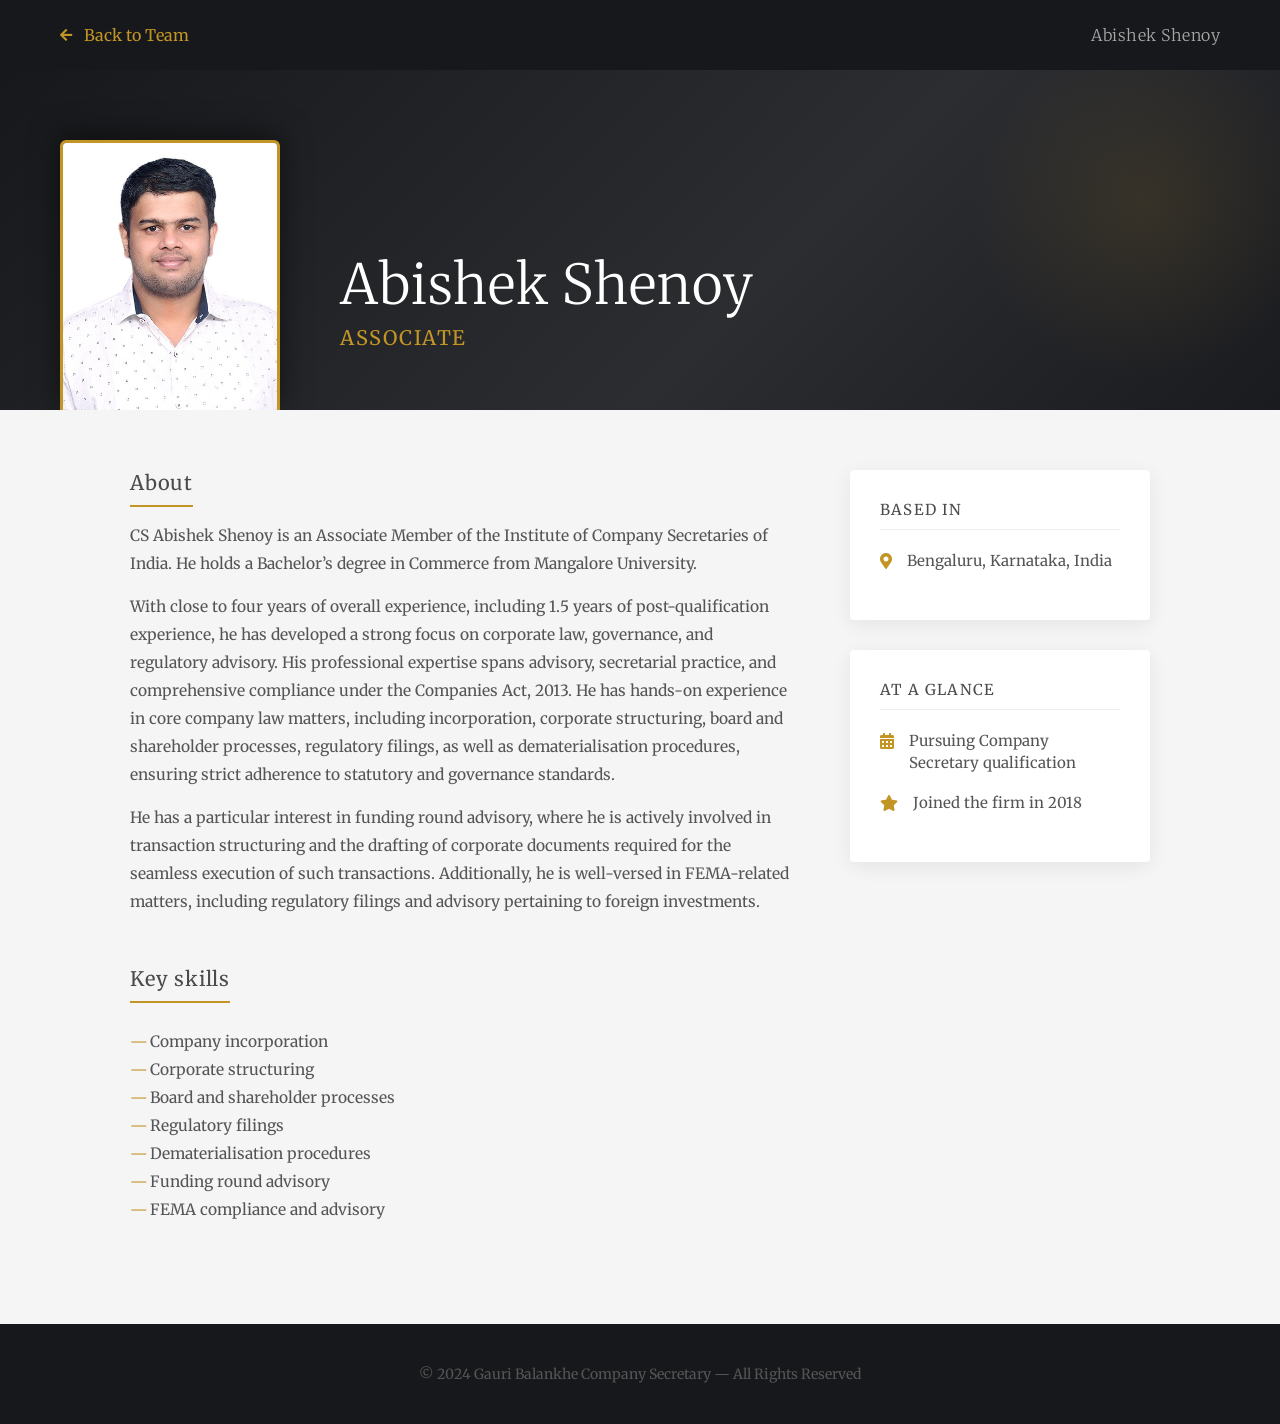
<file: team/abishek-shenoy.html>
<!DOCTYPE html>
<html lang="en">
<head>
  <meta charset="UTF-8" />
  <meta name="viewport" content="width=device-width, initial-scale=1.0" />
  <title>Abishek Shenoy</title>
  <link rel="stylesheet" href="profile.css" />
  <link rel="stylesheet" href="https://cdnjs.cloudflare.com/ajax/libs/font-awesome/5.13.0/css/all.min.css" />
  <link href="https://fonts.googleapis.com/css2?family=Merriweather:opsz,wght@18..144,300..900&display=swap" rel="stylesheet" />
</head>
<body>

  <nav class="profile-nav">
    <a href="../index.html" class="back-link">
      <i class="fas fa-arrow-left"></i> Back to Team
    </a>
    <span class="nav-title">Abishek Shenoy</span>
  </nav>

  <div class="profile-hero">
    <div class="profile-photo-wrapper">
      <img src="Abishek-Shenoy.jpeg" alt="Abishek Shenoy">
    </div>
    <div class="profile-hero-text">
      <h1 class="profile-name">Abishek Shenoy</h1>
      <p class="profile-role">Associate</p>
    </div>
  </div>

  <div class="profile-body">
    <main class="profile-main">

      <div class="section-block">
        <h2>About</h2>
        <p>
          CS Abishek Shenoy is an Associate Member of the Institute of Company Secretaries of India. He holds a Bachelor’s degree in Commerce from Mangalore University.
        </p>
        <p style="margin-top: 1.5rem;">
          With close to four years of overall experience, including 1.5 years of post-qualification experience, he has developed a strong focus on corporate law, governance, and regulatory advisory. His professional expertise spans advisory, secretarial practice, and comprehensive compliance under the Companies Act, 2013. He has hands-on experience in core company law matters, including incorporation, corporate structuring, board and shareholder processes, regulatory filings, as well as dematerialisation procedures, ensuring strict adherence to statutory and governance standards.
        </p>
        <p style="margin-top: 1.5rem;">
          He has a particular interest in funding round advisory, where he is actively involved in transaction structuring and the drafting of corporate documents required for the seamless execution of such transactions. Additionally, he is well-versed in FEMA-related matters, including regulatory filings and advisory pertaining to foreign investments.
        </p>
      </div>

      <div class="section-block">
        <h2>Key skills</h2>
        <ul>
          <li>Company incorporation</li>
          <li>Corporate structuring</li>
          <li>Board and shareholder processes</li>
          <li>Regulatory filings</li>
          <li>Dematerialisation procedures</li>
          <li>Funding round advisory</li>
          <li>FEMA compliance and advisory</li>
        </ul>
      </div>

    </main>

    <aside class="profile-sidebar">

      <div class="sidebar-card">
        <h3>Based in</h3>
        <div class="info-row">
          <i class="fas fa-map-marker-alt"></i>
          <span>Bengaluru, Karnataka, India</span>
        </div>
      </div>

      <div class="sidebar-card">
        <h3>At a Glance</h3>
        <div class="info-row">
          <i class="fas fa-calendar-alt"></i>
          <span>Pursuing Company Secretary qualification</span>
        </div>
        <div class="info-row">
          <i class="fas fa-star"></i>
          <span>Joined the firm in 2018</span>
        </div>
      </div>

    </aside>
  </div>

  <footer class="profile-footer">
    <p>&copy; 2024 Gauri Balankhe Company Secretary — All Rights Reserved</p>
  </footer>

</body>
</html>
</file>
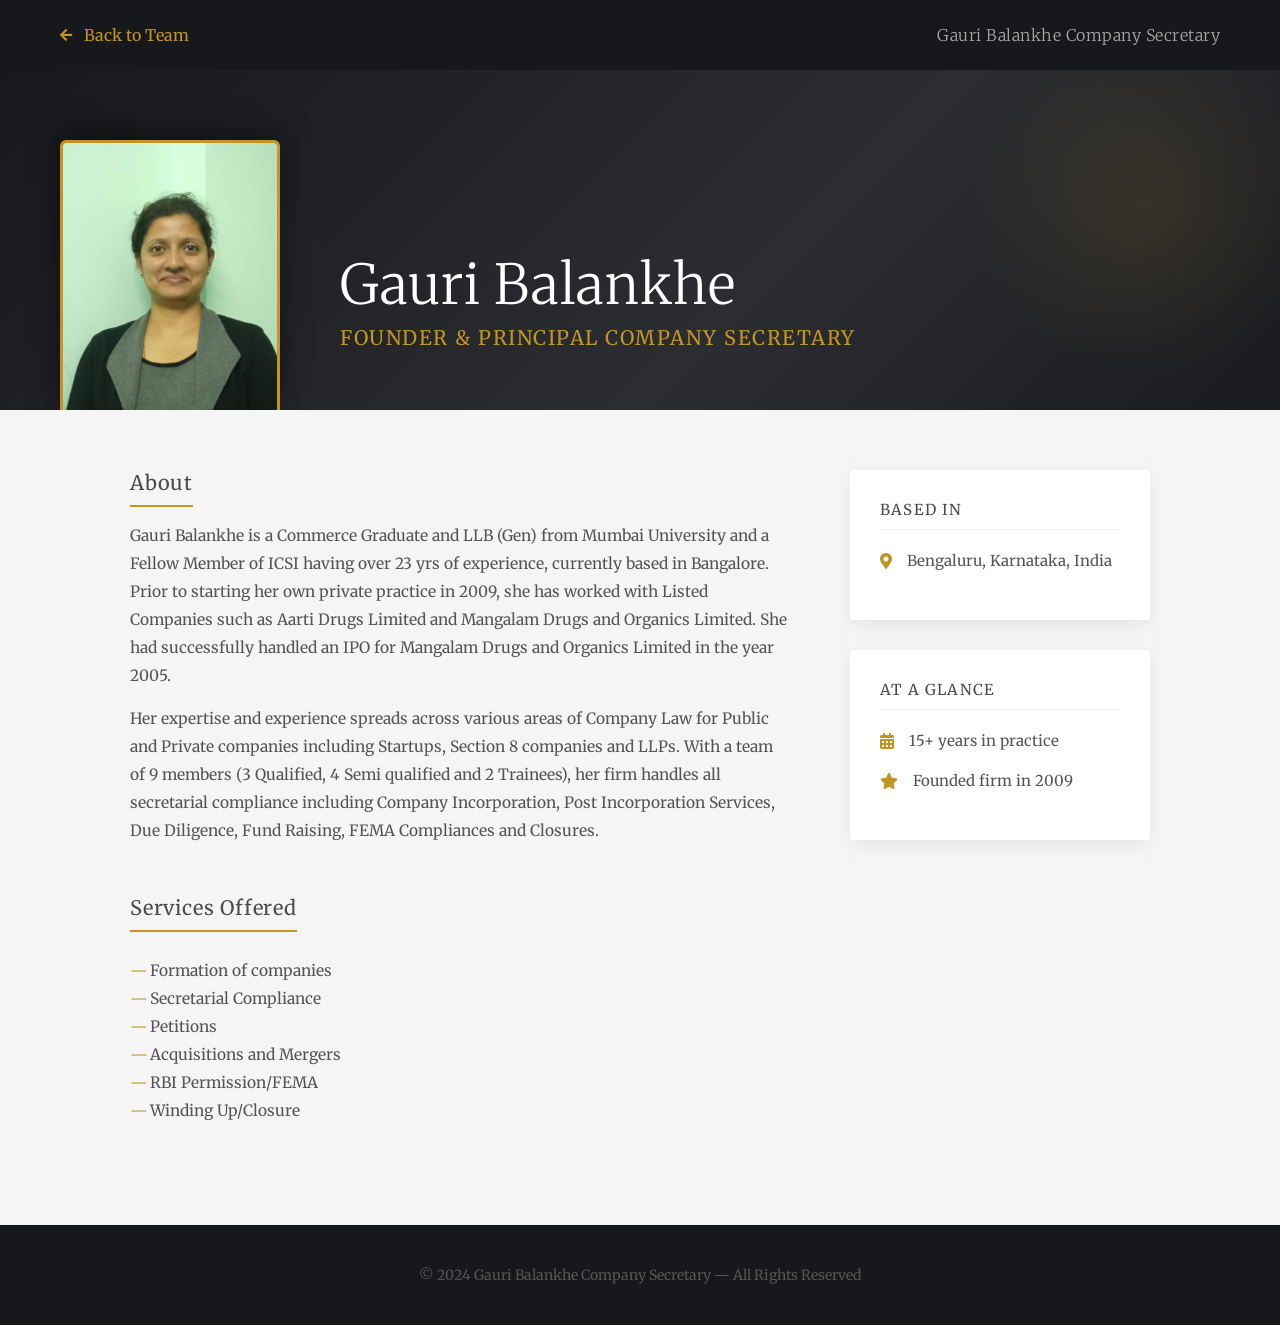
<file: team/gauri-balankhe.html>
<!DOCTYPE html>
<html lang="en">
<head>
  <meta charset="UTF-8" />
  <meta name="viewport" content="width=device-width, initial-scale=1.0" />
  <title>Gauri Balankhe — Founder & Principal CS</title>
  <link rel="stylesheet" href="profile.css" />
  <link rel="stylesheet" href="https://cdnjs.cloudflare.com/ajax/libs/font-awesome/5.13.0/css/all.min.css" />
  <link href="https://fonts.googleapis.com/css2?family=Merriweather:opsz,wght@18..144,300..900&display=swap" rel="stylesheet" />
</head>
<body>

  <nav class="profile-nav">
    <a href="../index.html" class="back-link">
      <i class="fas fa-arrow-left"></i> Back to Team
    </a>
    <span class="nav-title">Gauri Balankhe Company Secretary</span>
  </nav>

  <div class="profile-hero">
    <div class="profile-photo-wrapper">
      <img src="Gauri-Balankhe.jpeg" alt="Gauri Balankhe">
    </div>
    <div class="profile-hero-text">
      <h1 class="profile-name">Gauri Balankhe</h1>
      <p class="profile-role">Founder &amp; Principal Company Secretary</p>
    </div>
  </div>

  <div class="profile-body">
    <main class="profile-main">

      <div class="section-block">
        <h2>About</h2>
        <p>
          Gauri Balankhe is a Commerce Graduate and LLB (Gen) from Mumbai University and a Fellow Member of ICSI having over 23 yrs of experience, currently based in Bangalore. Prior to starting her own private practice in 2009, she has worked with Listed Companies such as Aarti Drugs Limited and Mangalam Drugs and Organics Limited. She had successfully handled an IPO for Mangalam Drugs and Organics Limited in the year 2005.
        </p>
        <p style="margin-top: 1.5rem;">
          Her expertise and experience spreads across various areas of Company Law for Public and Private companies including Startups, Section 8 companies and LLPs. With a team of 9 members (3 Qualified, 4 Semi qualified and 2 Trainees), her firm handles all secretarial compliance including Company Incorporation, Post Incorporation Services, Due Diligence, Fund Raising, FEMA Compliances and Closures.
        </p>
      </div>

      <div class="section-block">
        <h2>Services Offered</h2>
        <ul>
          <li>Formation of companies</li>
          <li>Secretarial Compliance</li>
          <li>Petitions</li>
          <li>Acquisitions and Mergers</li>
          <li>RBI Permission/FEMA</li>
          <li>Winding Up/Closure</li>
        </ul>
      </div>

    </main>

    <aside class="profile-sidebar">

      <div class="sidebar-card">
        <h3>Based in</h3>
        <div class="info-row">
          <i class="fas fa-map-marker-alt"></i>
          <span>Bengaluru, Karnataka, India</span>
        </div>
      </div>

      <div class="sidebar-card">
        <h3>At a Glance</h3>
        <div class="info-row">
          <i class="fas fa-calendar-alt"></i>
          <span>15+ years in practice</span>
        </div>
        <div class="info-row">
          <i class="fas fa-star"></i>
          <span>Founded firm in 2009</span>
        </div>
      </div>

    </aside>
  </div>

  <footer class="profile-footer">
    <p>&copy; 2024 Gauri Balankhe Company Secretary — All Rights Reserved</p>
  </footer>

</body>
</html>
</file>
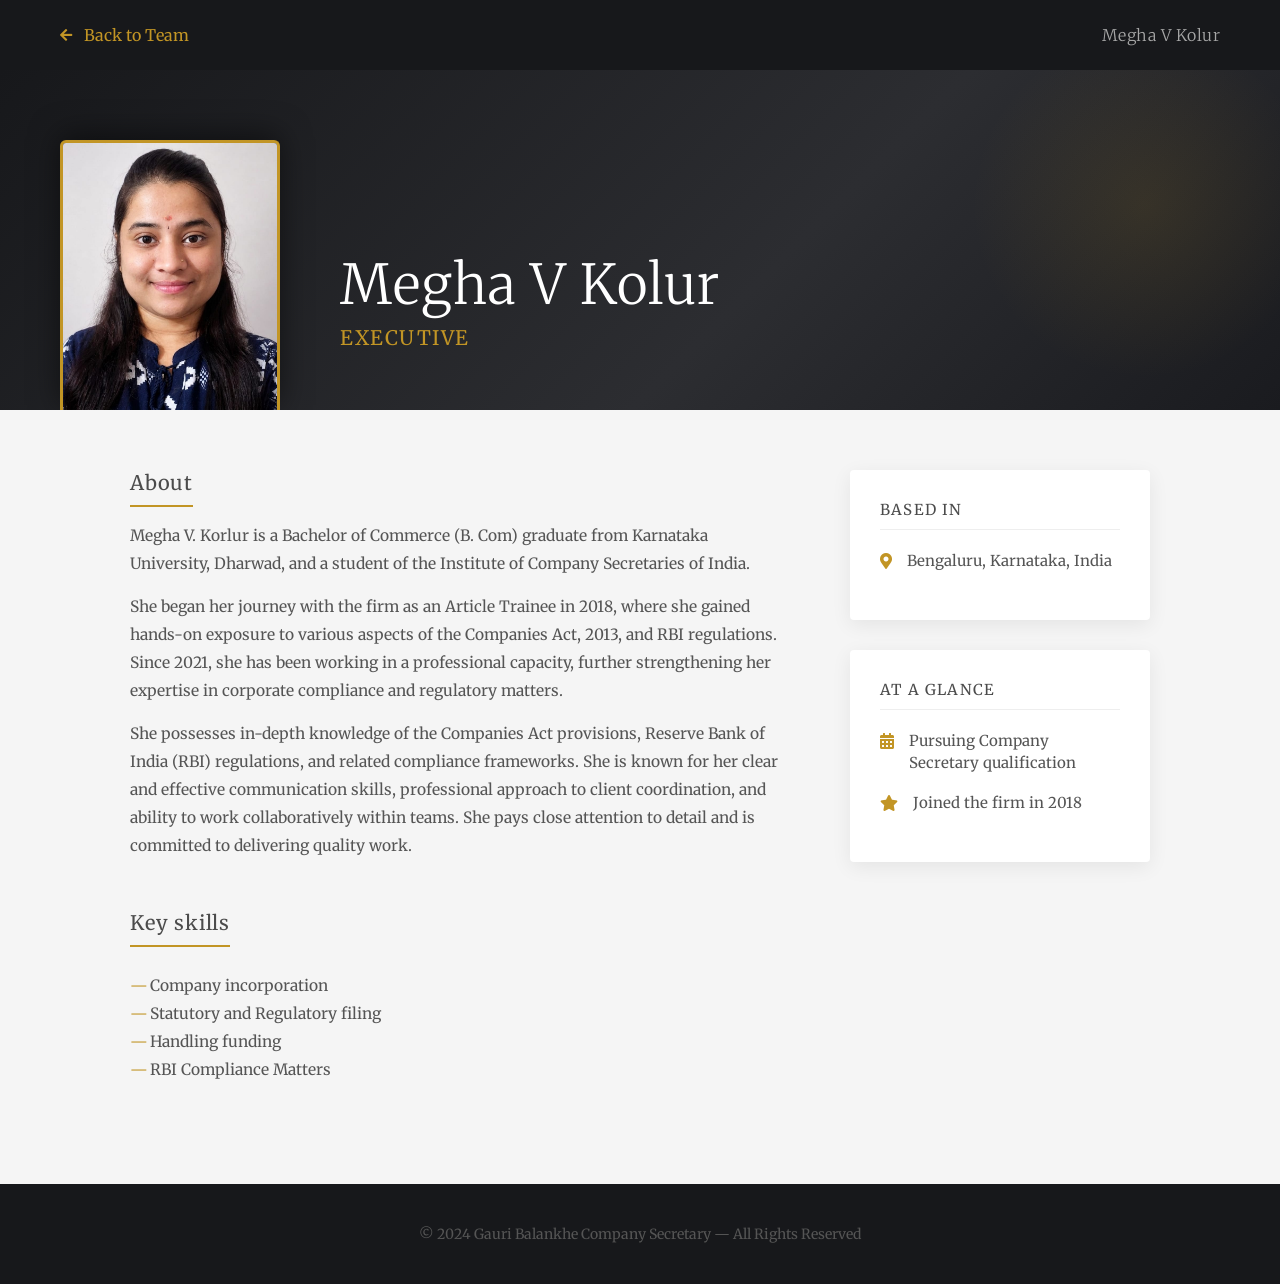
<file: team/megha-v-kolur.html>
<!DOCTYPE html>
<html lang="en">
<head>
  <meta charset="UTF-8" />
  <meta name="viewport" content="width=device-width, initial-scale=1.0" />
  <title>Megha V Kolur</title>
  <link rel="stylesheet" href="profile.css" />
  <link rel="stylesheet" href="https://cdnjs.cloudflare.com/ajax/libs/font-awesome/5.13.0/css/all.min.css" />
  <link href="https://fonts.googleapis.com/css2?family=Merriweather:opsz,wght@18..144,300..900&display=swap" rel="stylesheet" />
</head>
<body>

  <nav class="profile-nav">
    <a href="../index.html" class="back-link">
      <i class="fas fa-arrow-left"></i> Back to Team
    </a>
    <span class="nav-title">Megha V Kolur</span>
  </nav>

  <div class="profile-hero">
    <div class="profile-photo-wrapper">
      <img src="Megha-V.jpeg" alt="Megha V Kolur">
    </div>
    <div class="profile-hero-text">
      <h1 class="profile-name">Megha V Kolur</h1>
      <p class="profile-role">Executive</p>
    </div>
  </div>

  <div class="profile-body">
    <main class="profile-main">

      <div class="section-block">
        <h2>About</h2>
        <p>
          Megha V. Korlur is a Bachelor of Commerce (B. Com) graduate from Karnataka University, Dharwad, and a student of the Institute of Company Secretaries of India.
        </p>
        <p style="margin-top: 1.5rem;">
          She began her journey with the firm as an Article Trainee in 2018, where she gained hands-on exposure to various aspects of the Companies Act, 2013, and RBI regulations. Since 2021, she has been working in a professional capacity, further strengthening her expertise in corporate compliance and regulatory matters.
        </p>
        <p style="margin-top: 1.5rem;">
          She possesses in-depth knowledge of the Companies Act provisions, Reserve Bank of India (RBI) regulations, and related compliance frameworks. She is known for her clear and effective communication skills, professional approach to client coordination, and ability to work collaboratively within teams. She pays close attention to detail and is committed to delivering quality work.
        </p>
      </div>

      <div class="section-block">
        <h2>Key skills</h2>
        <ul>
          <li>Company incorporation</li>
          <li>Statutory and Regulatory filing</li>
          <li>Handling funding</li>
          <li>RBI Compliance Matters</li>
        </ul>
      </div>

    </main>

    <aside class="profile-sidebar">

      <div class="sidebar-card">
        <h3>Based in</h3>
        <div class="info-row">
          <i class="fas fa-map-marker-alt"></i>
          <span>Bengaluru, Karnataka, India</span>
        </div>
      </div>

      <div class="sidebar-card">
        <h3>At a Glance</h3>
        <div class="info-row">
          <i class="fas fa-calendar-alt"></i>
          <span>Pursuing Company Secretary qualification</span>
        </div>
        <div class="info-row">
          <i class="fas fa-star"></i>
          <span>Joined the firm in 2018</span>
        </div>
      </div>

    </aside>
  </div>

  <footer class="profile-footer">
    <p>&copy; 2024 Gauri Balankhe Company Secretary — All Rights Reserved</p>
  </footer>

</body>
</html>
</file>
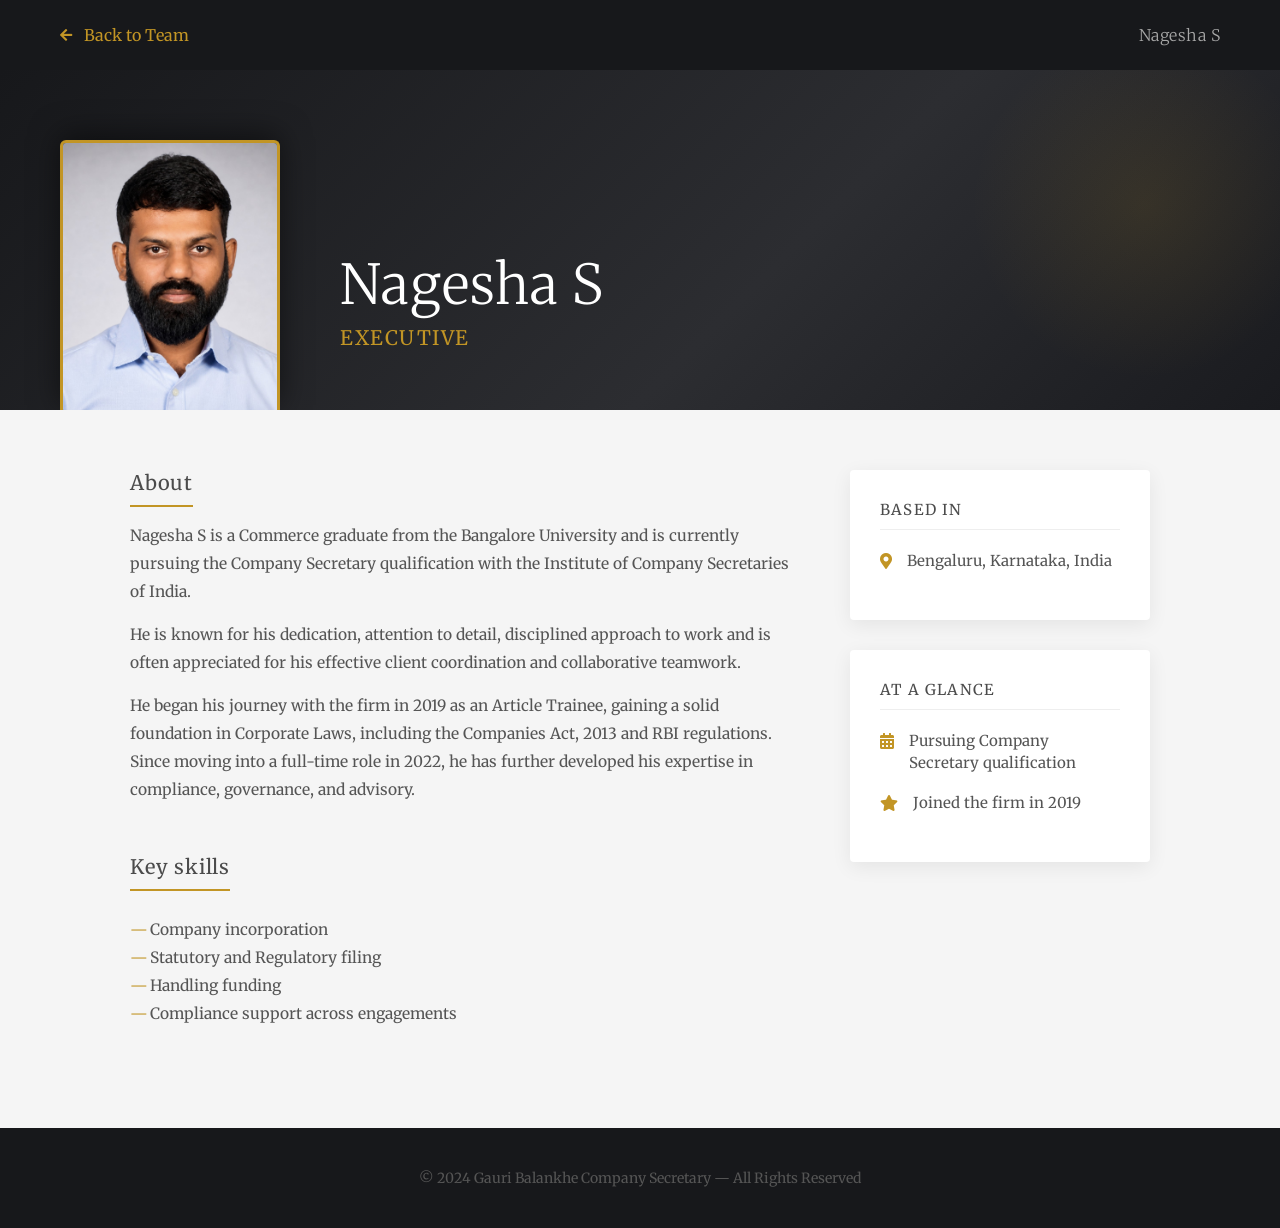
<file: team/nagesha-s.html>
<!DOCTYPE html>
<html lang="en">
<head>
  <meta charset="UTF-8" />
  <meta name="viewport" content="width=device-width, initial-scale=1.0" />
  <title>Nagesha S</title>
  <link rel="stylesheet" href="profile.css" />
  <link rel="stylesheet" href="https://cdnjs.cloudflare.com/ajax/libs/font-awesome/5.13.0/css/all.min.css" />
  <link href="https://fonts.googleapis.com/css2?family=Merriweather:opsz,wght@18..144,300..900&display=swap" rel="stylesheet" />
</head>
<body>

  <nav class="profile-nav">
    <a href="../index.html" class="back-link">
      <i class="fas fa-arrow-left"></i> Back to Team
    </a>
    <span class="nav-title">Nagesha S</span>
  </nav>

  <div class="profile-hero">
    <div class="profile-photo-wrapper">
      <img src="Nagesha-S.jpeg" alt="Nagesha S">
    </div>
    <div class="profile-hero-text">
      <h1 class="profile-name">Nagesha S</h1>
      <p class="profile-role">Executive</p>
    </div>
  </div>

  <div class="profile-body">
    <main class="profile-main">

      <div class="section-block">
        <h2>About</h2>
        <p>
          Nagesha S is a Commerce graduate from the Bangalore University and is currently pursuing the Company Secretary qualification with the Institute of Company Secretaries of India.
        </p>
        <p style="margin-top: 1.5rem;">
          He is known for his dedication, attention to detail, disciplined approach to work and is often appreciated for his effective client coordination and collaborative teamwork.
        </p>
        <p style="margin-top: 1.5rem;">
          He began his journey with the firm in 2019 as an Article Trainee, gaining a solid foundation in Corporate Laws, including the Companies Act, 2013 and RBI regulations. Since moving into a full-time role in 2022, he has further developed his expertise in compliance, governance, and advisory.
        </p>
      </div>

      <div class="section-block">
        <h2>Key skills</h2>
        <ul>
          <li>Company incorporation</li>
          <li>Statutory and Regulatory filing</li>
          <li>Handling funding</li>
          <li>Compliance support across engagements</li>
        </ul>
      </div>

    </main>

    <aside class="profile-sidebar">

      <div class="sidebar-card">
        <h3>Based in</h3>
        <div class="info-row">
          <i class="fas fa-map-marker-alt"></i>
          <span>Bengaluru, Karnataka, India</span>
        </div>
      </div>

      <div class="sidebar-card">
        <h3>At a Glance</h3>
        <div class="info-row">
          <i class="fas fa-calendar-alt"></i>
          <span>Pursuing Company Secretary qualification</span>
        </div>
        <div class="info-row">
          <i class="fas fa-star"></i>
          <span>Joined the firm in 2019</span>
        </div>
      </div>

    </aside>
  </div>

  <footer class="profile-footer">
    <p>&copy; 2024 Gauri Balankhe Company Secretary — All Rights Reserved</p>
  </footer>

</body>
</html>
</file>
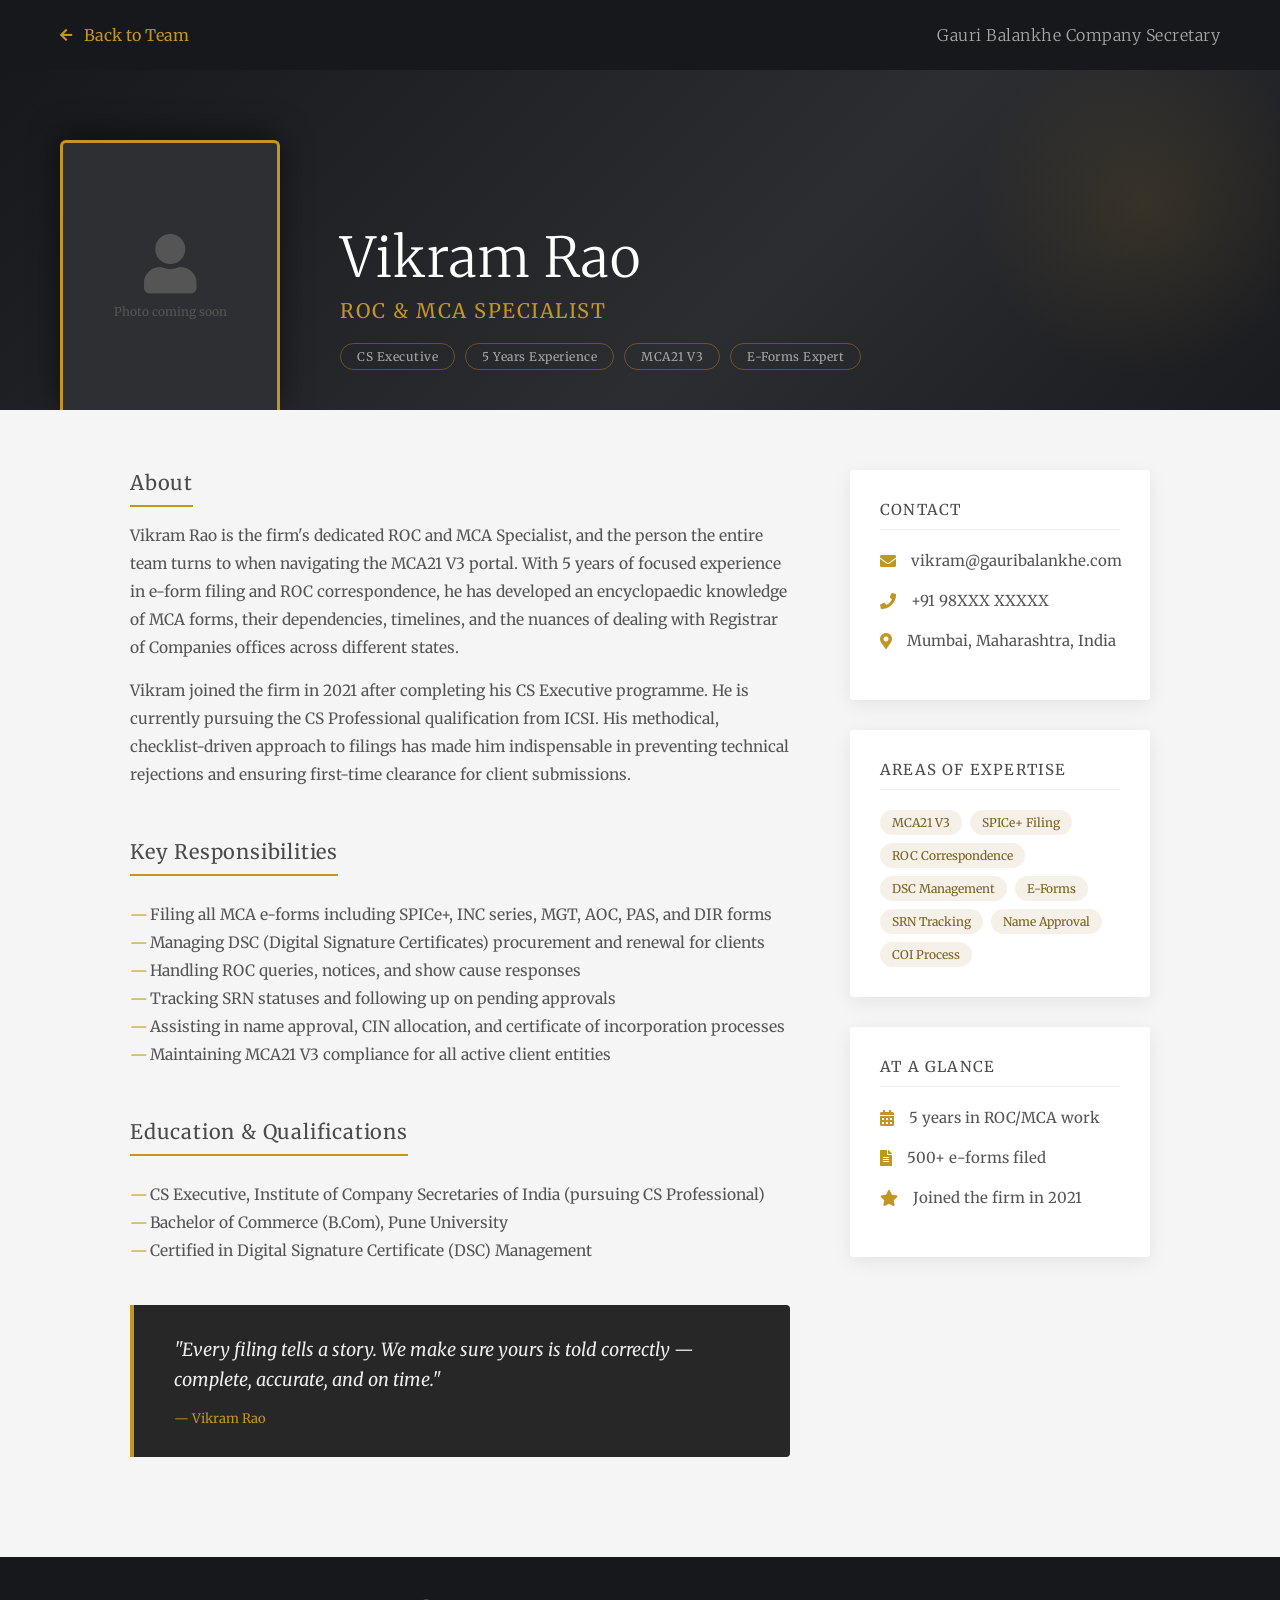
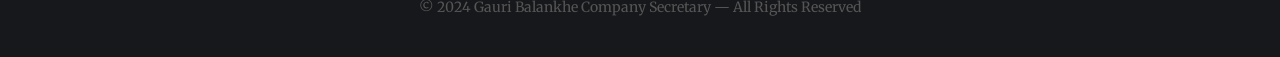
<file: team/vikram-rao.html>
<!DOCTYPE html>
<html lang="en">
<head>
  <meta charset="UTF-8" />
  <meta name="viewport" content="width=device-width, initial-scale=1.0" />
  <title>Vikram Rao — ROC & MCA Specialist</title>
  <link rel="stylesheet" href="profile.css" />
  <link rel="stylesheet" href="https://cdnjs.cloudflare.com/ajax/libs/font-awesome/5.13.0/css/all.min.css" />
  <link href="https://fonts.googleapis.com/css2?family=Merriweather:opsz,wght@18..144,300..900&display=swap" rel="stylesheet" />
</head>
<body>

  <nav class="profile-nav">
    <a href="../index.html" class="back-link">
      <i class="fas fa-arrow-left"></i> Back to Team
    </a>
    <span class="nav-title">Gauri Balankhe Company Secretary</span>
  </nav>

  <div class="profile-hero">
    <div class="profile-photo-wrapper">
      <div class="photo-placeholder">
        <i class="fas fa-user"></i>
        <span>Photo coming soon</span>
      </div>
    </div>
    <div class="profile-hero-text">
      <h1 class="profile-name">Vikram Rao</h1>
      <p class="profile-role">ROC &amp; MCA Specialist</p>
      <div class="profile-tags">
        <span class="tag">CS Executive</span>
        <span class="tag">5 Years Experience</span>
        <span class="tag">MCA21 V3</span>
        <span class="tag">E-Forms Expert</span>
      </div>
    </div>
  </div>

  <div class="profile-body">
    <main class="profile-main">

      <div class="section-block">
        <h2>About</h2>
        <p>
          Vikram Rao is the firm's dedicated ROC and MCA Specialist, and the person the entire team turns to when navigating the MCA21 V3 portal. With 5 years of focused experience in e-form filing and ROC correspondence, he has developed an encyclopaedic knowledge of MCA forms, their dependencies, timelines, and the nuances of dealing with Registrar of Companies offices across different states.
        </p>
        <p style="margin-top: 1.5rem;">
          Vikram joined the firm in 2021 after completing his CS Executive programme. He is currently pursuing the CS Professional qualification from ICSI. His methodical, checklist-driven approach to filings has made him indispensable in preventing technical rejections and ensuring first-time clearance for client submissions.
        </p>
      </div>

      <div class="section-block">
        <h2>Key Responsibilities</h2>
        <ul>
          <li>Filing all MCA e-forms including SPICe+, INC series, MGT, AOC, PAS, and DIR forms</li>
          <li>Managing DSC (Digital Signature Certificates) procurement and renewal for clients</li>
          <li>Handling ROC queries, notices, and show cause responses</li>
          <li>Tracking SRN statuses and following up on pending approvals</li>
          <li>Assisting in name approval, CIN allocation, and certificate of incorporation processes</li>
          <li>Maintaining MCA21 V3 compliance for all active client entities</li>
        </ul>
      </div>

      <div class="section-block">
        <h2>Education &amp; Qualifications</h2>
        <ul>
          <li>CS Executive, Institute of Company Secretaries of India (pursuing CS Professional)</li>
          <li>Bachelor of Commerce (B.Com), Pune University</li>
          <li>Certified in Digital Signature Certificate (DSC) Management</li>
        </ul>
      </div>

      <div class="quote-block">
        <p>"Every filing tells a story. We make sure yours is told correctly — complete, accurate, and on time."</p>
        <cite>— Vikram Rao</cite>
      </div>

    </main>

    <aside class="profile-sidebar">

      <div class="sidebar-card">
        <h3>Contact</h3>
        <div class="info-row">
          <i class="fas fa-envelope"></i>
          <span>vikram@gauribalankhe.com</span>
        </div>
        <div class="info-row">
          <i class="fas fa-phone"></i>
          <span>+91 98XXX XXXXX</span>
        </div>
        <div class="info-row">
          <i class="fas fa-map-marker-alt"></i>
          <span>Mumbai, Maharashtra, India</span>
        </div>
      </div>

      <div class="sidebar-card">
        <h3>Areas of Expertise</h3>
        <div class="expertise-pill-list">
          <span class="expertise-pill">MCA21 V3</span>
          <span class="expertise-pill">SPICe+ Filing</span>
          <span class="expertise-pill">ROC Correspondence</span>
          <span class="expertise-pill">DSC Management</span>
          <span class="expertise-pill">E-Forms</span>
          <span class="expertise-pill">SRN Tracking</span>
          <span class="expertise-pill">Name Approval</span>
          <span class="expertise-pill">COI Process</span>
        </div>
      </div>

      <div class="sidebar-card">
        <h3>At a Glance</h3>
        <div class="info-row">
          <i class="fas fa-calendar-alt"></i>
          <span>5 years in ROC/MCA work</span>
        </div>
        <div class="info-row">
          <i class="fas fa-file-alt"></i>
          <span>500+ e-forms filed</span>
        </div>
        <div class="info-row">
          <i class="fas fa-star"></i>
          <span>Joined the firm in 2021</span>
        </div>
      </div>

    </aside>
  </div>

  <footer class="profile-footer">
    <p>&copy; 2024 Gauri Balankhe Company Secretary — All Rights Reserved</p>
  </footer>

</body>
</html>
</file>
<file: team/profile.css>
* {
  margin: 0;
  padding: 0;
  outline: none;
  box-sizing: border-box;
  list-style: none;
  text-decoration: none;
}

html {
  font-size: 62.5%;
  scroll-behavior: smooth;
}

body {
  background-color: #f5f5f5;
  font-family: "Merriweather", serif;
}

/* ── NAV ── */
.profile-nav {
  width: 100%;
  height: 7rem;
  background-color: #17181b;
  display: flex;
  align-items: center;
  padding: 0 6rem;
  position: sticky;
  top: 0;
  z-index: 100;
}

.back-link {
  display: flex;
  align-items: center;
  gap: 1.2rem;
  font-family: "Merriweather", serif;
  font-size: 1.6rem;
  color: #c29525;
  transition: color 0.2s;
}

.back-link:hover {
  color: #e2b646;
}

.back-link i {
  font-size: 1.4rem;
}

.nav-title {
  margin-left: auto;
  font-family: "Merriweather", serif;
  font-size: 1.6rem;
  font-weight: 300;
  color: #a7a7a7;
  letter-spacing: 0.05rem;
}

/* ── HERO BAND ── */
.profile-hero {
  width: 100%;
  background: linear-gradient(135deg, #17181b 0%, #2c2d31 60%, #1a1b1f 100%);
  padding: 7rem 6rem 0 6rem;
  display: flex;
  align-items: flex-end;
  gap: 6rem;
  overflow: hidden;
  position: relative;
}

.profile-hero::before {
  content: "";
  position: absolute;
  top: -4rem;
  right: -4rem;
  width: 35rem;
  height: 35rem;
  border-radius: 50%;
  background: radial-gradient(circle, rgba(194, 149, 37, 0.12) 0%, transparent 70%);
  pointer-events: none;
}

.profile-photo-wrapper {
  flex-shrink: 0;
  width: 22rem;
  height: 27rem;
  background-color: #2e2f33;
  border-radius: 0.6rem 0.6rem 0 0;
  overflow: hidden;
  box-shadow: 0 -0.5rem 3rem rgba(0, 0, 0, 0.5);
  border: 0.3rem solid #c29525;
  border-bottom: none;
}

.profile-photo-wrapper img {
  width: 100%;
  height: 100%;
  object-fit: cover;
  object-position: top center;
  display: block;
}

.profile-photo-wrapper .photo-placeholder {
  width: 100%;
  height: 100%;
  display: flex;
  flex-direction: column;
  align-items: center;
  justify-content: center;
  gap: 1rem;
  color: #555;
}

.profile-photo-wrapper .photo-placeholder i {
  font-size: 6rem;
}

.profile-photo-wrapper .photo-placeholder span {
  font-size: 1.2rem;
  color: #555;
}

.profile-hero-text {
  padding-bottom: 4rem;
  flex: 1;
}

.profile-name {
  font-size: 5.5rem;
  font-weight: 300;
  color: #fff;
  line-height: 6rem;
  letter-spacing: 0.1rem;
  margin-bottom: 1rem;
}

.profile-role {
  font-size: 2rem;
  font-weight: 400;
  color: #c29525;
  letter-spacing: 0.15rem;
  text-transform: uppercase;
  margin-bottom: 2rem;
}

.profile-tags {
  display: flex;
  flex-wrap: wrap;
  gap: 1rem;
}

.tag {
  padding: 0.5rem 1.6rem;
  border: 0.1rem solid rgba(194, 149, 37, 0.4);
  border-radius: 10rem;
  font-size: 1.2rem;
  color: #a7a7a7;
  letter-spacing: 0.05rem;
}

/* ── BODY CONTENT ── */
.profile-body {
  width: 100%;
  max-width: 110rem;
  margin: 0 auto;
  padding: 6rem 4rem 10rem 4rem;
  display: grid;
  grid-template-columns: 1fr 30rem;
  gap: 6rem;
}

/* Left column */
.profile-main > * + * {
  margin-top: 5rem;
}

.section-block h2 {
  font-size: 2rem;
  font-weight: 400;
  color: #4b4b4b;
  letter-spacing: 0.08rem;
  margin-bottom: 1.5rem;
  padding-bottom: 1rem;
  border-bottom: 0.2rem solid #c29525;
  display: inline-block;
}

.section-block p {
  font-size: 1.55rem;
  color: #555;
  line-height: 2.8rem;
}

.section-block ul {
  list-style: none;
  margin-top: 1rem;
}

.section-block ul li {
  font-size: 1.55rem;
  color: #555;
  line-height: 2.8rem;
  padding-left: 2rem;
  position: relative;
}

.section-block ul li::before {
  content: "—";
  position: absolute;
  left: 0;
  color: #c29525;
}

/* Right column */
.profile-sidebar > * + * {
  margin-top: 3rem;
}

.sidebar-card {
  background: #fff;
  border-radius: 0.4rem;
  padding: 3rem;
  box-shadow: 0 0.5rem 2rem rgba(0, 0, 0, 0.07);
}

.sidebar-card h3 {
  font-size: 1.5rem;
  font-weight: 400;
  color: #4b4b4b;
  text-transform: uppercase;
  letter-spacing: 0.12rem;
  margin-bottom: 2rem;
  padding-bottom: 1rem;
  border-bottom: 0.15rem solid #eee;
}

.info-row {
  display: flex;
  align-items: flex-start;
  gap: 1.5rem;
  margin-bottom: 1.8rem;
}

.info-row i {
  font-size: 1.6rem;
  color: #c29525;
  margin-top: 0.3rem;
  flex-shrink: 0;
}

.info-row span {
  font-size: 1.5rem;
  color: #555;
  line-height: 2.2rem;
}

.expertise-pill-list {
  display: flex;
  flex-wrap: wrap;
  gap: 0.8rem;
}

.expertise-pill {
  background-color: #f5f0e8;
  color: #7a6020;
  font-size: 1.2rem;
  padding: 0.5rem 1.2rem;
  border-radius: 10rem;
  font-family: "Merriweather", serif;
}

.quote-block {
  margin-top: 4rem;
  padding: 3rem 4rem;
  background: #272727;
  border-left: 0.4rem solid #c29525;
  border-radius: 0 0.4rem 0.4rem 0;
}

.quote-block p {
  font-size: 1.8rem;
  color: #eee;
  line-height: 3rem;
  font-style: italic;
}

.quote-block cite {
  display: block;
  margin-top: 1.5rem;
  font-size: 1.3rem;
  color: #c29525;
  font-style: normal;
}

/* ── FOOTER ── */
.profile-footer {
  width: 100%;
  height: 10rem;
  background-color: #17181b;
  display: flex;
  justify-content: center;
  align-items: center;
}

.profile-footer p {
  font-family: "Merriweather", serif;
  font-size: 1.4rem;
  color: #555;
}

/* ── RESPONSIVE ── */
@media (max-width: 1000px) {
  .profile-hero {
    flex-direction: column;
    align-items: flex-start;
    padding-bottom: 4rem;
  }

  .profile-photo-wrapper {
    border-radius: 0.6rem;
    border-bottom: 0.3rem solid #c29525;
  }

  .profile-body {
    grid-template-columns: 1fr;
  }
}

@media (max-width: 600px) {
  html { font-size: 52%; }
  .profile-hero { padding: 5rem 3rem 3rem 3rem; }
  .profile-body { padding: 4rem 2.5rem 7rem 2.5rem; }
  .profile-name { font-size: 4rem; line-height: 5rem; }
  .profile-nav { padding: 0 3rem; }
}
</file>
